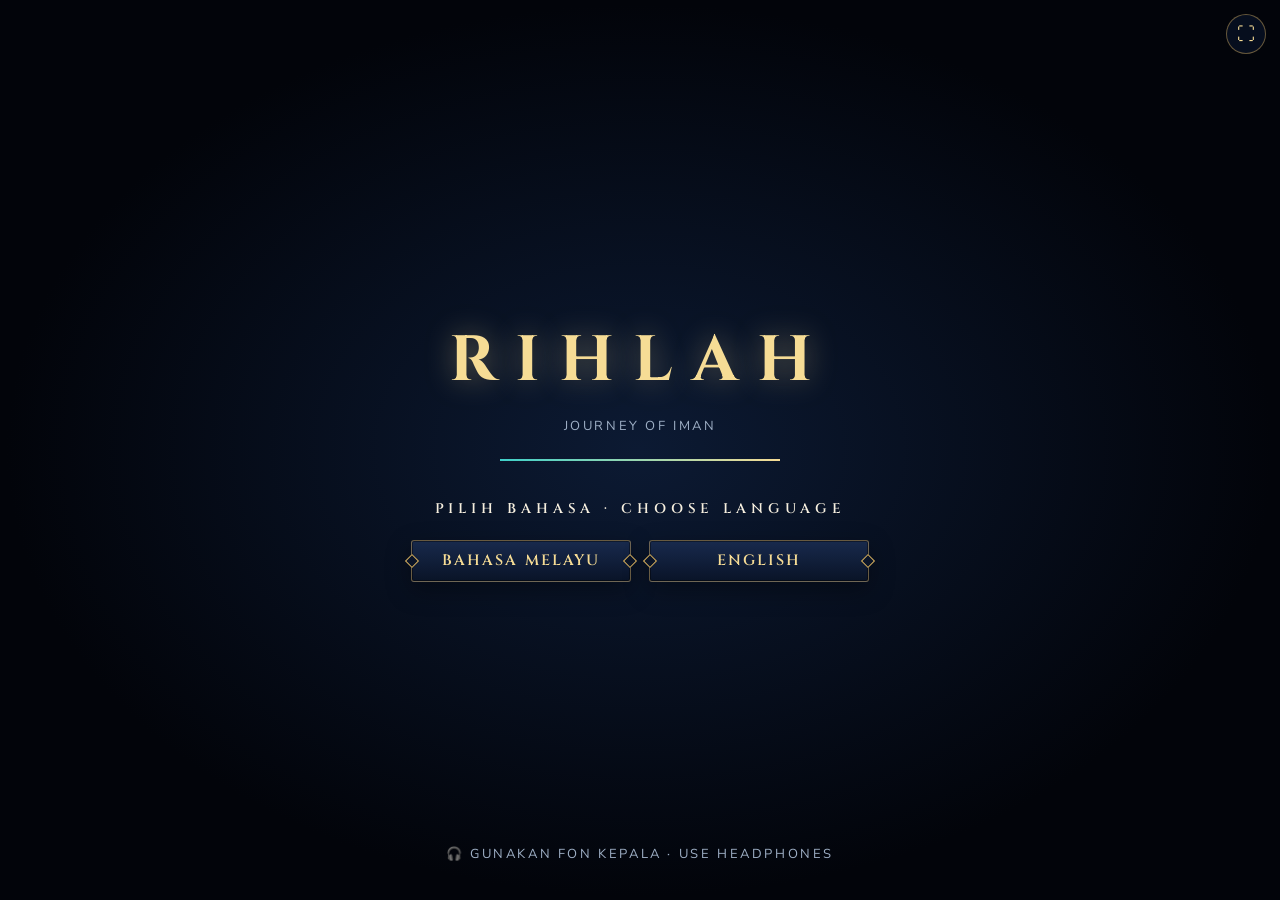
<file: index.html>
<!doctype html><html lang="ms"><head><meta charset="utf-8"><meta name="viewport" content="width=device-width,initial-scale=1,viewport-fit=cover">
<title>RIHLAH: Journey of Iman</title>
<meta name="description" content="Pengembaraan Interaktif Pendidikan Islam Tingkatan 4 — Iqbal Edugame Studio">
<meta name="theme-color" content="#0a1428"><meta name="mobile-web-app-capable" content="yes"><meta name="apple-mobile-web-app-capable" content="yes">
<link rel="preconnect" href="https://fonts.googleapis.com"><link rel="preconnect" href="https://fonts.gstatic.com" crossorigin>
<link href="https://fonts.googleapis.com/css2?family=Cinzel:wght@400;600;700&family=Nunito+Sans:ital,wght@0,400;0,600;0,700;0,800;1,400&display=swap" rel="stylesheet">
<link rel="stylesheet" href="style.css?v=5"></head><body>
<script>window.__ASSETS={};window.__ASSET_V="?v=5";</script>
<script type="module" src="game.js?v=5"></script>
</body></html>
</file>
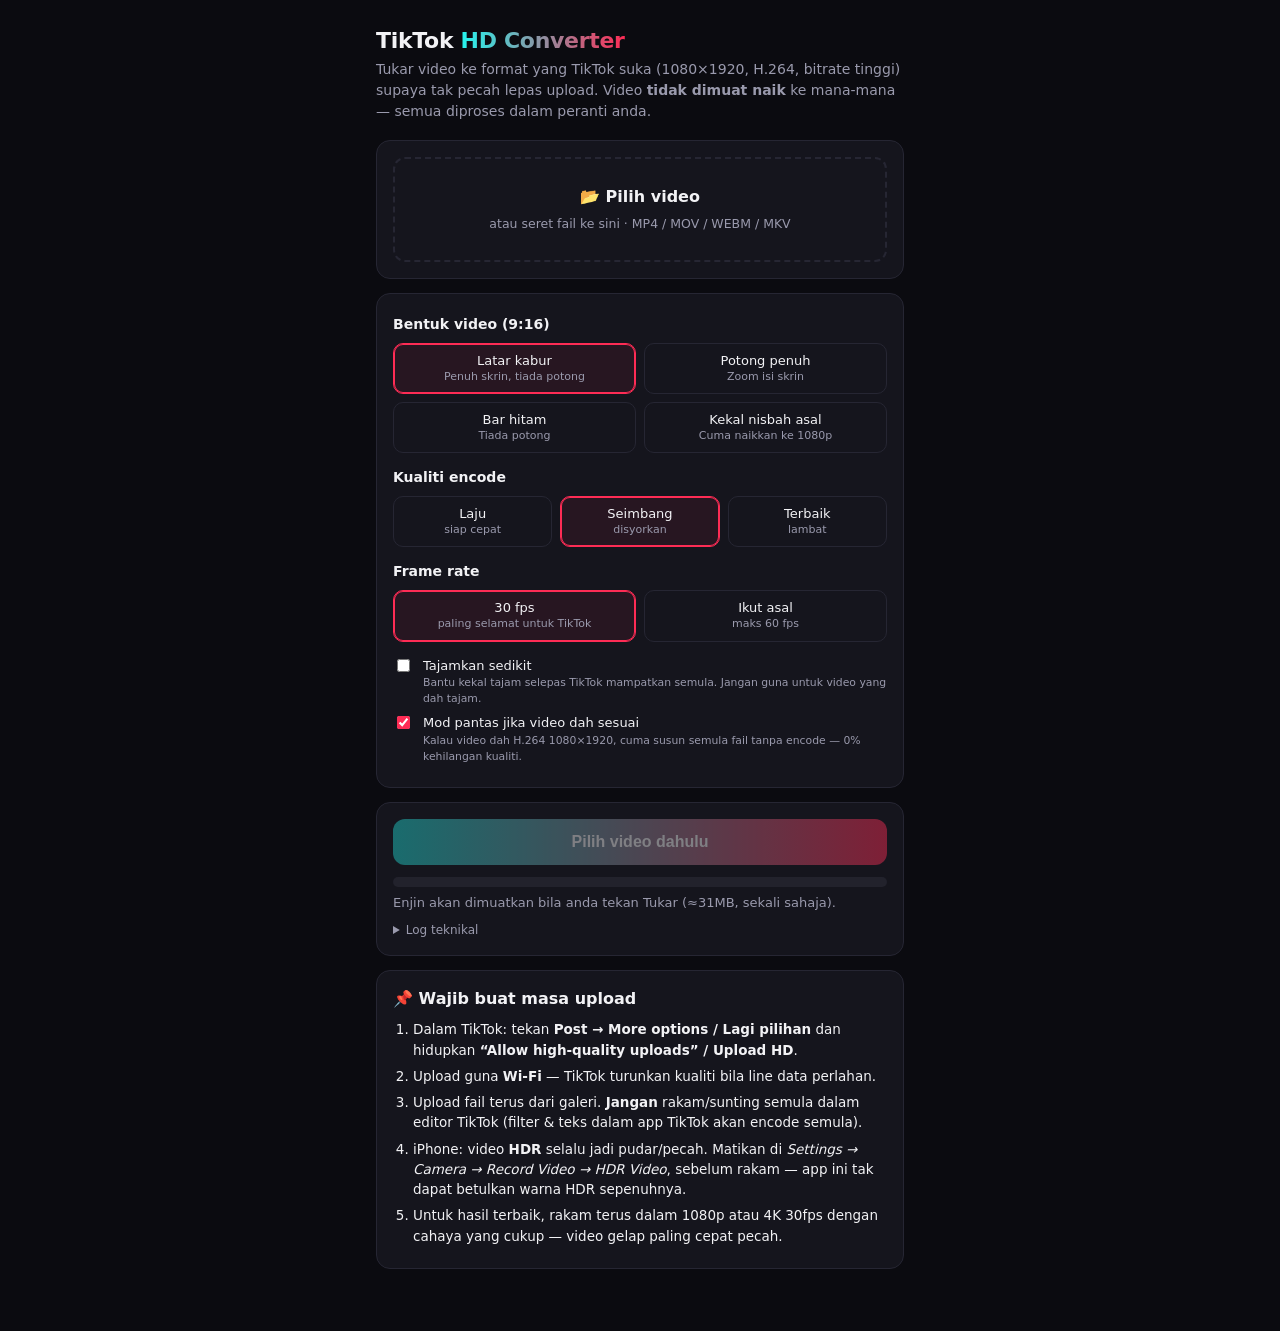
<file: tiktok/index.html>
<!doctype html>
<html lang="ms">
<head>
<meta charset="utf-8">
<meta name="viewport" content="width=device-width,initial-scale=1,viewport-fit=cover">
<title>TikTok HD Converter</title>
<meta name="description" content="Tukar video kepada format terbaik TikTok (1080x1920, H.264, bitrate tinggi) supaya kualiti tak pecah. Semua diproses dalam telefon/komputer anda.">
<meta name="theme-color" content="#0b0b10">
<style>
:root{
  --bg:#0b0b10;--card:#15151d;--line:#262633;--text:#f2f2f5;--muted:#9a9aad;
  --pink:#fe2c55;--cyan:#25f4ee;--ok:#3ddc84;--warn:#ffb020;
}
*{box-sizing:border-box}
html,body{margin:0;background:var(--bg);color:var(--text);font:15px/1.5 system-ui,-apple-system,"Segoe UI",Roboto,sans-serif}
main{max-width:560px;margin:0 auto;padding:20px 16px 48px}
h1{font-size:22px;margin:4px 0 2px;letter-spacing:-.3px}
h1 span{background:linear-gradient(90deg,var(--cyan),var(--pink));-webkit-background-clip:text;background-clip:text;color:transparent}
.sub{color:var(--muted);margin:0 0 18px;font-size:14px}
.card{background:var(--card);border:1px solid var(--line);border-radius:14px;padding:16px;margin-bottom:14px}
.drop{display:flex;flex-direction:column;align-items:center;justify-content:center;gap:6px;border:2px dashed var(--line);border-radius:12px;padding:26px 12px;text-align:center;cursor:pointer;transition:.15s}
.drop:hover,.drop.over{border-color:var(--cyan);background:#25f4ee0d}
.drop b{font-size:16px}
.drop small{color:var(--muted)}
input[type=file]{display:none}
.info{font-size:13px;color:var(--muted);margin-top:10px;word-break:break-all}
.info b{color:var(--text)}
video{width:100%;max-height:420px;border-radius:10px;background:#000;margin-top:10px;display:block}
label.h{display:block;font-weight:700;margin:4px 0 8px;font-size:14px}
.seg{display:grid;grid-template-columns:repeat(2,1fr);gap:8px;margin-bottom:14px}
.seg.three{grid-template-columns:repeat(3,1fr)}
.seg input{display:none}
.seg label{border:1px solid var(--line);border-radius:10px;padding:9px 8px;text-align:center;cursor:pointer;font-size:13px;line-height:1.3}
.seg label small{display:block;color:var(--muted);font-size:11px}
.seg input:checked+label{border-color:var(--pink);background:#fe2c5514;box-shadow:inset 0 0 0 1px var(--pink)}
.chk{display:flex;gap:10px;align-items:flex-start;font-size:13px;margin:6px 0;cursor:pointer}
.chk input{margin-top:3px;accent-color:var(--pink)}
.chk small{color:var(--muted);display:block}
button.go{width:100%;border:0;border-radius:12px;padding:14px;font-size:16px;font-weight:800;color:#fff;cursor:pointer;
  background:linear-gradient(90deg,#1fd6d0,var(--pink));}
button.go:disabled{opacity:.45;cursor:not-allowed}
button.sec{background:transparent;border:1px solid var(--line);color:var(--text);border-radius:10px;padding:10px 14px;font-weight:700;cursor:pointer}
.bar{height:10px;background:#22222c;border-radius:99px;overflow:hidden;margin:12px 0 6px}
.bar i{display:block;height:100%;width:0;background:linear-gradient(90deg,var(--cyan),var(--pink));transition:width .2s}
.status{font-size:13px;color:var(--muted);min-height:20px}
.warn{border-left:3px solid var(--warn);background:#ffb0200f;padding:8px 10px;border-radius:6px;font-size:13px;margin-top:10px}
.okbox{border-left:3px solid var(--ok);background:#3ddc840f;padding:8px 10px;border-radius:6px;font-size:13px;margin-top:10px}
a.dl{display:block;text-align:center;margin-top:12px;padding:14px;border-radius:12px;background:var(--ok);color:#06140b;font-weight:800;text-decoration:none;font-size:16px}
.tips h2{font-size:16px;margin:0 0 8px}
.tips ol{padding-left:20px;margin:0;font-size:13.5px}
.tips li{margin:6px 0}
.hide{display:none!important}
details{font-size:12px;color:var(--muted);margin-top:8px}
pre{white-space:pre-wrap;max-height:180px;overflow:auto;background:#0006;padding:8px;border-radius:8px;font-size:11px}
.row{display:flex;gap:8px;align-items:center;justify-content:space-between;margin-top:8px}
</style>
</head>
<body>
<main>
  <h1>TikTok <span>HD Converter</span></h1>
  <p class="sub">Tukar video ke format yang TikTok suka (1080×1920, H.264, bitrate tinggi) supaya tak pecah lepas upload. Video <b>tidak dimuat naik</b> ke mana-mana — semua diproses dalam peranti anda.</p>

  <section class="card">
    <label class="drop" id="drop" for="file">
      <b>📂 Pilih video</b>
      <small>atau seret fail ke sini · MP4 / MOV / WEBM / MKV</small>
    </label>
    <input type="file" id="file" accept="video/*,.mov,.mkv">
    <div class="info hide" id="info"></div>
    <video id="preview" class="hide" controls playsinline muted></video>
    <div id="srcNote"></div>
  </section>

  <section class="card">
    <label class="h">Bentuk video (9:16)</label>
    <div class="seg" id="modeSeg">
      <input type="radio" name="mode" id="m-blur" value="blur" checked><label for="m-blur">Latar kabur<small>Penuh skrin, tiada potong</small></label>
      <input type="radio" name="mode" id="m-crop" value="crop"><label for="m-crop">Potong penuh<small>Zoom isi skrin</small></label>
      <input type="radio" name="mode" id="m-bar" value="bar"><label for="m-bar">Bar hitam<small>Tiada potong</small></label>
      <input type="radio" name="mode" id="m-keep" value="keep"><label for="m-keep">Kekal nisbah asal<small>Cuma naikkan ke 1080p</small></label>
    </div>

    <label class="h">Kualiti encode</label>
    <div class="seg three">
      <input type="radio" name="q" id="q-fast" value="fast"><label for="q-fast">Laju<small>siap cepat</small></label>
      <input type="radio" name="q" id="q-bal" value="bal" checked><label for="q-bal">Seimbang<small>disyorkan</small></label>
      <input type="radio" name="q" id="q-best" value="best"><label for="q-best">Terbaik<small>lambat</small></label>
    </div>

    <label class="h">Frame rate</label>
    <div class="seg">
      <input type="radio" name="fps" id="f-30" value="30" checked><label for="f-30">30 fps<small>paling selamat untuk TikTok</small></label>
      <input type="radio" name="fps" id="f-src" value="src"><label for="f-src">Ikut asal<small>maks 60 fps</small></label>
    </div>

    <label class="chk"><input type="checkbox" id="sharp"><span>Tajamkan sedikit<small>Bantu kekal tajam selepas TikTok mampatkan semula. Jangan guna untuk video yang dah tajam.</small></span></label>
    <label class="chk"><input type="checkbox" id="remux" checked><span>Mod pantas jika video dah sesuai<small>Kalau video dah H.264 1080×1920, cuma susun semula fail tanpa encode — 0% kehilangan kualiti.</small></span></label>
  </section>

  <section class="card">
    <button class="go" id="go" disabled>Pilih video dahulu</button>
    <div class="bar"><i id="prog"></i></div>
    <div class="status" id="status">Enjin akan dimuatkan bila anda tekan Tukar (≈31MB, sekali sahaja).</div>
    <div class="row hide" id="cancelRow"><span></span><button class="sec" id="cancel">Batal</button></div>
    <div id="result" class="hide">
      <video id="outVideo" controls playsinline></video>
      <div class="info" id="outInfo"></div>
      <a class="dl" id="dl" download>⬇️ Simpan video</a>
    </div>
    <details><summary>Log teknikal</summary><pre id="log"></pre></details>
  </section>

  <section class="card tips">
    <h2>📌 Wajib buat masa upload</h2>
    <ol>
      <li>Dalam TikTok: tekan <b>Post → More options / Lagi pilihan</b> dan hidupkan <b>“Allow high-quality uploads” / Upload HD</b>.</li>
      <li>Upload guna <b>Wi-Fi</b> — TikTok turunkan kualiti bila line data perlahan.</li>
      <li>Upload fail terus dari galeri. <b>Jangan</b> rakam/sunting semula dalam editor TikTok (filter & teks dalam app TikTok akan encode semula).</li>
      <li>iPhone: video <b>HDR</b> selalu jadi pudar/pecah. Matikan di <i>Settings → Camera → Record Video → HDR Video</i>, sebelum rakam — app ini tak dapat betulkan warna HDR sepenuhnya.</li>
      <li>Untuk hasil terbaik, rakam terus dalam 1080p atau 4K 30fps dengan cahaya yang cukup — video gelap paling cepat pecah.</li>
    </ol>
  </section>
</main>

<script type="module">
import { FFmpeg } from "./lib/ffmpeg/index.js";

const $ = (id) => document.getElementById(id);
const W = 1080, H = 1920;

let file = null, meta = null, ffmpeg = null, loaded = false, running = false, outURL = null, srcURL = null;

// ---------- File picking ----------
$("file").addEventListener("change", (e) => e.target.files[0] && pick(e.target.files[0]));
const drop = $("drop");
["dragenter", "dragover"].forEach((t) => drop.addEventListener(t, (e) => { e.preventDefault(); drop.classList.add("over"); }));
["dragleave", "drop"].forEach((t) => drop.addEventListener(t, (e) => { e.preventDefault(); drop.classList.remove("over"); }));
drop.addEventListener("drop", (e) => e.dataTransfer.files[0] && pick(e.dataTransfer.files[0]));

function fmtSize(b) { return b > 1e9 ? (b / 1e9).toFixed(2) + " GB" : (b / 1e6).toFixed(1) + " MB"; }
function fmtTime(s) { s = Math.round(s); return Math.floor(s / 60) + ":" + String(s % 60).padStart(2, "0"); }

function pick(f) {
  if (running) return;
  file = f; meta = null;
  if (srcURL) URL.revokeObjectURL(srcURL);
  srcURL = URL.createObjectURL(f);
  const v = $("preview");
  v.src = srcURL; v.classList.remove("hide");
  $("result").classList.add("hide");
  $("srcNote").innerHTML = "";
  $("info").classList.remove("hide");
  $("info").innerHTML = `<b>${f.name}</b> · ${fmtSize(f.size)}`;
  v.onloadedmetadata = () => {
    meta = { w: v.videoWidth, h: v.videoHeight, dur: v.duration };
    const orient = meta.w > meta.h ? "landskap" : meta.w < meta.h ? "potret" : "segi empat";
    $("info").innerHTML = `<b>${f.name}</b> · ${fmtSize(f.size)} · ${meta.w}×${meta.h} (${orient}) · ${fmtTime(meta.dur)}`;
    if (meta.w > meta.h) $("m-blur").checked = true;
  };
  v.onerror = () => { meta = null; $("info").innerHTML += "<br>Pratonton tak dapat dimainkan dalam pelayar, tapi masih boleh cuba tukar."; };
  if (f.size > 1.5e9) {
    $("srcNote").innerHTML = `<div class="warn">Fail sangat besar (${fmtSize(f.size)}). Pelayar mungkin kehabisan memori. Cuba potong video dahulu atau guna komputer.</div>`;
  }
  $("go").disabled = false;
  $("go").textContent = "Tukar untuk TikTok";
}

// ---------- Engine ----------
const logEl = $("log");
let logBuf = [];
function log(s) { logBuf.push(s); if (logBuf.length > 400) logBuf.shift(); }
setInterval(() => { if (logBuf.length) { logEl.textContent = logBuf.join("\n"); logEl.scrollTop = 1e9; } }, 500);

function setProg(p) { $("prog").style.width = Math.max(0, Math.min(100, p * 100)).toFixed(1) + "%"; }
function setStatus(s) { $("status").textContent = s; }

async function loadEngine() {
  if (loaded) return;
  ffmpeg = new FFmpeg();
  ffmpeg.on("log", ({ message }) => { log(message); onLogLine(message); });
  setStatus("Memuatkan enjin video (≈31MB, sekali sahaja)…");
  const base = new URL("./lib/core/", location.href).href;
  await ffmpeg.load({ coreURL: base + "ffmpeg-core.js", wasmURL: base + "ffmpeg-core.wasm" });
  loaded = true;
}

// Progress parsed from ffmpeg's own "time=" log lines (more reliable than the progress event).
let curDur = 0, t0 = 0;
function onLogLine(m) {
  const mt = /time=\s*(\d+):(\d+):([\d.]+)/.exec(m);
  if (mt && curDur > 0) {
    const t = (+mt[1]) * 3600 + (+mt[2]) * 60 + parseFloat(mt[3]);
    const p = Math.min(1, t / curDur);
    setProg(p);
    const el = (performance.now() - t0) / 1000;
    const eta = p > 0.02 ? el / p - el : 0;
    setStatus(`Menukar… ${(p * 100).toFixed(0)}%` + (eta ? ` · baki ≈ ${fmtTime(eta)}` : ""));
  }
}

// ---------- Probe source ----------
async function probe() {
  const lines = [];
  const h = ({ message }) => lines.push(message);
  ffmpeg.on("log", h);
  try { await ffmpeg.exec(["-hide_banner", "-i", "/in/" + file.name]); } catch {}
  ffmpeg.off("log", h);
  const txt = lines.join("\n");
  const vLine = (txt.match(/Stream #\d+:\d+.*Video:.*$/m) || [""])[0];
  const info = {
    codec: (vLine.match(/Video:\s*(\w+)/) || [])[1] || "",
    pix: (vLine.match(/\b(yuv\w+|yuvj\w+|p010\w*)\b/) || [])[1] || "",
    hdr: /bt2020|smpte2084|arib-std-b67|p010|10le/.test(vLine),
    fps: parseFloat((vLine.match(/([\d.]+)\s*fps/) || [])[1] || "0"),
    hasAudio: /Stream #\d+:\d+.*Audio:/.test(txt),
    audioCodec: ((txt.match(/Audio:\s*(\w+)/) || [])[1]) || "",
    dur: 0,
  };
  const d = txt.match(/Duration:\s*(\d+):(\d+):([\d.]+)/);
  if (d) info.dur = (+d[1]) * 3600 + (+d[2]) * 60 + parseFloat(d[3]);
  return info;
}

// ---------- Build filter ----------
function buildFilter(mode, fpsOpt, sharp, srcFps, srcW, srcH) {
  const pre = [];
  if (fpsOpt === "30" && (!srcFps || srcFps > 30.5)) pre.push("fps=30");
  else if (srcFps > 60.5) pre.push("fps=60");
  const pre_ = pre.length ? pre.join(",") + "," : "";
  const post = (sharp ? ",unsharp=5:5:0.45:5:5:0" : "") + ",format=yuv420p";
  const L = "flags=lanczos";
  if (mode === "blur") {
    return `[0:v]${pre_}split=2[a][b];` +
      `[a]scale=270:480:force_original_aspect_ratio=increase,crop=270:480,boxblur=12:3,scale=${W}:${H},setsar=1[bg];` +
      `[b]scale=${W}:${H}:force_original_aspect_ratio=decrease:force_divisible_by=2:${L},setsar=1[fg];` +
      `[bg][fg]overlay=(W-w)/2:(H-h)/2${post}[v]`;
  }
  if (mode === "crop") {
    return `[0:v]${pre_}scale=${W}:${H}:force_original_aspect_ratio=increase:${L},crop=${W}:${H},setsar=1${post}[v]`;
  }
  if (mode === "bar") {
    return `[0:v]${pre_}scale=${W}:${H}:force_original_aspect_ratio=decrease:force_divisible_by=2:${L},pad=${W}:${H}:(ow-iw)/2:(oh-ih)/2:black,setsar=1${post}[v]`;
  }
  // keep: short side → 1080
  const sc = (srcW && srcH && srcW > srcH) ? `-2:${W}` : `${W}:-2`;
  return `[0:v]${pre_}scale=${sc}:${L},setsar=1${post}[v]`;
}

const Q = {
  fast: { preset: "ultrafast", crf: "19" },
  bal:  { preset: "veryfast",  crf: "18" },
  best: { preset: "medium",    crf: "17" },
};

// ---------- Convert ----------
$("go").addEventListener("click", convert);
$("cancel").addEventListener("click", () => {
  if (!running || !ffmpeg) return;
  ffmpeg.terminate(); loaded = false; running = false;
  setStatus("Dibatalkan."); setProg(0); uiIdle();
});

function uiBusy() { running = true; $("go").disabled = true; $("go").textContent = "Sedang menukar…"; $("cancelRow").classList.remove("hide"); }
function uiIdle() { running = false; $("go").disabled = !file; $("go").textContent = "Tukar untuk TikTok"; $("cancelRow").classList.add("hide"); }

async function convert() {
  if (!file || running) return;
  uiBusy();
  $("result").classList.add("hide");
  setProg(0);
  const mounted = [];
  try {
    await loadEngine();
    setStatus("Membaca video…");
    try { await ffmpeg.createDir("/in"); } catch {}
    await ffmpeg.mount("WORKERFS", { files: [file] }, "/in");
    mounted.push("/in");
    const src = await probe();
    curDur = src.dur || meta?.dur || 0;
    const mode = document.querySelector("input[name=mode]:checked").value;
    const fpsOpt = document.querySelector("input[name=fps]:checked").value;
    const sharp = $("sharp").checked;
    const q = Q[document.querySelector("input[name=q]:checked").value];

    const sw = meta?.w || 0, sh = meta?.h || 0;
    const canRemux = $("remux").checked && src.codec === "h264" && /^yuvj?420p$/.test(src.pix) && !src.hdr &&
      sw === W && sh === H && (!src.fps || src.fps <= (fpsOpt === "30" ? 30.5 : 60.5)) && !sharp &&
      (!src.hasAudio || src.audioCodec === "aac");

    let args;
    const out = "out.mp4";
    if (canRemux) {
      args = ["-i", "/in/" + file.name, "-map", "0:v:0", "-map", "0:a:0?", "-c", "copy", "-movflags", "+faststart", out];
    } else {
      const vf = buildFilter(mode, fpsOpt, sharp, src.fps, sw, sh);
      args = ["-i", "/in/" + file.name,
        "-filter_complex", vf, "-map", "[v]", "-map", "0:a:0?",
        "-c:v", "libx264", "-preset", q.preset, "-crf", q.crf,
        "-maxrate", "16M", "-bufsize", "32M",
        "-profile:v", "high", "-level:v", "4.2", "-pix_fmt", "yuv420p",
        "-color_primaries", "bt709", "-color_trc", "bt709", "-colorspace", "bt709",
        "-g", "60", "-bf", "2",
        "-c:a", "aac", "-b:a", "192k", "-ar", "48000", "-ac", "2",
        "-movflags", "+faststart", out];
    }
    log("> ffmpeg " + args.join(" "));
    t0 = performance.now();
    setStatus(canRemux ? "Video dah sesuai — mod pantas tanpa encode…" : "Menukar… 0%");
    const ret = await ffmpeg.exec(args);
    if (ret !== 0) throw new Error("ffmpeg gagal (kod " + ret + "). Lihat log teknikal.");
    const data = await ffmpeg.readFile(out);
    await ffmpeg.deleteFile(out);
    const blob = new Blob([data.buffer], { type: "video/mp4" });
    if (outURL) URL.revokeObjectURL(outURL);
    outURL = URL.createObjectURL(blob);
    $("outVideo").src = outURL;
    const name = file.name.replace(/\.[^.]+$/, "") + "_tiktokHD.mp4";
    $("dl").href = outURL; $("dl").download = name;
    const took = (performance.now() - t0) / 1000;
    const kbps = curDur ? Math.round(blob.size * 8 / curDur / 1000) : 0;
    $("outInfo").innerHTML = `<b>${name}</b> · ${fmtSize(blob.size)}` + (kbps ? ` · ≈${(kbps / 1000).toFixed(1)} Mbps` : "") +
      ` · siap dalam ${fmtTime(took)}` +
      (canRemux ? `<div class="okbox">Video asal dah format terbaik — disalin terus tanpa kehilangan kualiti (cuma dioptimumkan untuk upload).</div>` : "") +
      (src.hdr && !canRemux ? `<div class="warn">Video asal HDR — warna mungkin nampak pudar selepas ditukar. Untuk hasil terbaik matikan HDR Video semasa rakam.</div>` : "");
    $("result").classList.remove("hide");
    setProg(1);
    setStatus("✅ Siap! Simpan video, kemudian upload ke TikTok dengan Upload HD dihidupkan.");
  } catch (e) {
    console.error(e);
    if (running) {
      setStatus("❌ " + (e?.message || e) + (String(e).includes("memory") ? " — fail terlalu besar untuk pelayar ini." : ""));
    }
  } finally {
    if (loaded) for (const m of mounted) { try { await ffmpeg.unmount(m); } catch {} }
    if (running) uiIdle();
  }
}
</script>
</body>
</html>
</file>
<file: style.css>
:root{--navy:#0a1428;--navy2:#101f3d;--emerald:#1fae86;--emerald2:#3fffb0;--gold:#d9b25f;--gold2:#f6dc95;--turq:#3fd0c9;--ivory:#f6efdf;--ink:#e9e3d2;--muted:#9fb0c6;--danger:#ff7a6b;--panel:rgba(9,18,38,.86);--line:rgba(217,178,95,.45);--serif:"Cinzel","Trajan Pro",Georgia,serif;--sans:"Nunito Sans","Segoe UI",system-ui,sans-serif}*{box-sizing:border-box}html,body{margin:0;height:100%;background:#03060f;color:var(--ink);font-family:var(--sans);overflow:hidden;user-select:none;-webkit-user-select:none}#gl{position:fixed;inset:0;width:100%;height:100%;display:block}.layer{position:fixed;inset:0}.hidden{display:none!important}button{font-family:inherit}.btn{position:relative;display:inline-flex;align-items:center;justify-content:center;gap:.5em;min-width:220px;padding:.8em 1.6em;font:600 15px/1.1 var(--serif);letter-spacing:.14em;text-transform:uppercase;color:var(--gold2);background:linear-gradient(180deg,#1a2c50eb,#0a1428eb);border:1px solid var(--line);border-radius:3px;cursor:pointer;transition:all .2s;box-shadow:0 0 0 1px #0006 inset,0 8px 24px #00000059}.btn:before,.btn:after{content:"";position:absolute;top:50%;width:8px;height:8px;border:1px solid var(--gold);transform:translateY(-50%) rotate(45deg);background:var(--navy);transition:.2s}.btn:before{left:-5px}.btn:after{right:-5px}.btn:hover,.btn:focus-visible{color:#fff;border-color:var(--gold2);background:linear-gradient(180deg,#28466ef2,#0e1e3af2);box-shadow:0 0 22px #f6dc9540;outline:none}.btn:hover:before,.btn:hover:after{background:var(--gold2)}.btn.small{min-width:0;padding:.55em 1.1em;font-size:12px}.btn.primary{background:linear-gradient(180deg,#2c6a5e,#123f3a);color:#fff}.btn:disabled{opacity:.4;cursor:not-allowed}.icon-btn{width:46px;height:46px;border-radius:50%;border:1px solid var(--line);background:#091226cc;color:var(--gold2);font:600 13px var(--serif);cursor:pointer;display:grid;place-items:center;transition:.2s}.icon-btn:hover{border-color:var(--gold2);box-shadow:0 0 14px #f6dc9559}.icon-btn small{position:absolute;bottom:-16px;font:600 9px var(--sans);color:var(--muted);letter-spacing:.06em}#boot{display:grid;place-items:center;background:radial-gradient(ellipse at center,#0c1a33,#02040a 70%);cursor:pointer;z-index:50}#boot .inner{text-align:center}#boot h1{font:700 64px var(--serif);letter-spacing:.3em;margin:0;color:var(--gold2);text-shadow:0 0 30px rgba(246,220,149,.4)}#boot p{color:var(--muted);letter-spacing:.2em;font-size:13px;text-transform:uppercase}#boot .press{margin-top:38px;font:600 14px var(--serif);color:var(--ivory);letter-spacing:.35em;animation:pulse 2s infinite}.loadbar{width:280px;height:2px;background:#ffffff1a;margin:24px auto 0;overflow:hidden}.loadbar i{display:block;height:100%;width:0;background:linear-gradient(90deg,var(--turq),var(--gold2));transition:width .2s}@keyframes pulse{0%,to{opacity:.35}50%{opacity:1}}.cine{background:#000;z-index:40;overflow:hidden}.cine .bg{position:absolute;inset:-4%;background-size:cover;background-position:center;opacity:0;transform:scale(1.08);transition:opacity 1.6s ease,transform 14s linear}.cine.on .bg{opacity:1;transform:scale(1)}.cine .sweep{position:absolute;inset:0;background:linear-gradient(105deg,transparent 40%,rgba(255,230,170,.35) 50%,transparent 60%);transform:translate(-120%);pointer-events:none}.cine.on .sweep{animation:sweep 2.6s 1.6s ease-in-out forwards}@keyframes sweep{to{transform:translate(120%)}}.cine .vignette{position:absolute;inset:0;background:radial-gradient(ellipse at center,transparent 50%,rgba(0,0,0,.75) 100%);pointer-events:none}.cine canvas{position:absolute;inset:0;width:100%;height:100%;pointer-events:none}.letterbox:before,.letterbox:after{content:"";position:absolute;left:0;right:0;height:9vh;background:#000;z-index:3}.letterbox:before{top:0}.letterbox:after{bottom:0}.skip{position:absolute;right:28px;bottom:calc(9vh + 18px);z-index:5;font:600 11px var(--serif);letter-spacing:.25em;color:#ffffffb3;background:#00000059;border:1px solid rgba(255,255,255,.25);padding:.6em 1.2em;cursor:pointer}.skip:hover{color:#fff;border-color:var(--gold2)}.subtitle{position:absolute;left:50%;bottom:calc(9vh + 70px);transform:translate(-50%);width:min(900px,90vw);text-align:center;font:italic 400 24px/1.45 Georgia,serif;color:#fff6dc;text-shadow:0 2px 12px #000,0 0 30px rgba(0,0,0,.8);z-index:4;opacity:0;transition:opacity .6s}.subtitle.on{opacity:1}.subtitle b{display:block;font:600 12px var(--serif);letter-spacing:.3em;color:var(--gold);font-style:normal;margin-bottom:6px}#menu{z-index:30;background:#000}#menu .bg{position:absolute;inset:0;background-size:cover;background-position:center top;animation:kb 40s ease-in-out infinite alternate}@keyframes kb{0%{transform:scale(1.02)}to{transform:scale(1.1) translateY(-1%)}}#menu .shade{position:absolute;inset:0;background:linear-gradient(180deg,transparent 45%,rgba(3,8,20,.85) 78%,#02050c 100%)}#menu .sub{position:absolute;top:64%;left:0;right:0;text-align:center;font:600 13px var(--serif);letter-spacing:.32em;color:var(--gold2);text-shadow:0 2px 10px #000;text-transform:uppercase}#menu .items{position:absolute;left:50%;top:70%;transform:translate(-50%);display:flex;flex-direction:column;gap:12px;align-items:center}#menu .foot{position:absolute;bottom:14px;left:0;right:0;text-align:center;font-size:11px;color:#ffffff8c;letter-spacing:.12em}#menu .saveinfo{font:12px var(--sans);color:var(--muted);margin-top:-6px;letter-spacing:.05em}.modal{z-index:35;display:grid;place-items:center;background:#02050c8c;backdrop-filter:blur(3px)}.panel{position:relative;background:var(--panel);border:1px solid var(--line);border-radius:4px;box-shadow:0 30px 80px #0009,0 0 0 1px #00000080 inset;padding:28px 32px;max-width:min(920px,94vw);max-height:90vh;overflow:auto;animation:pop .35s cubic-bezier(.2,1.3,.4,1)}.panel:before{content:"";position:absolute;inset:6px;border:1px solid rgba(217,178,95,.18);pointer-events:none;border-radius:2px}.panel h2{font:700 22px var(--serif);letter-spacing:.16em;color:var(--gold2);margin:0 0 4px;text-transform:uppercase}.panel h3{font:600 14px var(--serif);letter-spacing:.14em;color:var(--turq);margin:20px 0 8px;text-transform:uppercase}.panel .kicker{font:600 11px var(--serif);letter-spacing:.3em;color:var(--turq);text-transform:uppercase}.panel .close{position:absolute;right:14px;top:12px;background:none;border:0;color:var(--muted);font-size:22px;cursor:pointer}.panel .close:hover{color:#fff}@keyframes pop{0%{transform:scale(.94);opacity:0}to{transform:none;opacity:1}}.orn{height:14px;margin:10px 0 16px;background:linear-gradient(90deg,transparent,var(--gold) 20%,var(--gold) 80%,transparent) center/100% 1px no-repeat;position:relative}.orn:after{content:"\2726";position:absolute;left:50%;top:50%;transform:translate(-50%,-52%);color:var(--gold2);background:var(--navy2);padding:0 8px;font-size:12px}.row{display:flex;gap:12px;flex-wrap:wrap;align-items:center}#select{z-index:20;pointer-events:none}#select>*{pointer-events:auto}#select .title{position:absolute;top:4vh;left:0;right:0;text-align:center;pointer-events:none}#select .title h1{font:700 34px var(--serif);letter-spacing:.24em;margin:0;color:var(--gold2);text-shadow:0 0 20px rgba(0,0,0,.8)}#select .title p{margin:6px 0 0;color:var(--muted);letter-spacing:.2em;font-size:12px;text-transform:uppercase}.charcard{position:absolute;top:22vh;width:min(320px,26vw);padding:20px 22px;background:linear-gradient(180deg,#091226d1,#09122699);border:1px solid var(--line);transition:.3s;cursor:pointer}.charcard.left{left:4vw}.charcard.right{right:4vw}.charcard h2{font:700 30px var(--serif);letter-spacing:.2em;margin:0;color:var(--ivory)}.charcard .role{font:600 11px var(--serif);letter-spacing:.25em;color:var(--turq);text-transform:uppercase}.charcard p{font-size:14px;line-height:1.55;color:#cfd8e6}.charcard .traits{display:flex;flex-wrap:wrap;gap:6px}.charcard .traits span{font-size:11px;padding:4px 9px;border:1px solid rgba(63,208,201,.4);color:#bdf3ee;border-radius:20px}.charcard.sel{border-color:var(--gold2);box-shadow:0 0 40px #f6dc9540;background:linear-gradient(180deg,#1e3050e6,#091226b3)}.charcard.sel h2{color:var(--gold2)}.selbar{position:absolute;left:50%;bottom:5vh;transform:translate(-50%);display:flex;flex-direction:column;align-items:center;gap:12px;padding:18px 26px;background:var(--panel);border:1px solid var(--line)}.selbar label{font:600 11px var(--serif);letter-spacing:.25em;color:var(--turq);text-transform:uppercase}.selbar input{width:300px;padding:.7em 1em;font:600 18px var(--sans);text-align:center;color:#fff;background:#00000059;border:1px solid var(--line);outline:none;border-radius:2px}.selbar input:focus{border-color:var(--gold2)}.seg{display:flex;border:1px solid var(--line)}.seg button{background:transparent;border:0;color:var(--muted);padding:.55em 1em;font:600 12px var(--sans);cursor:pointer;letter-spacing:.05em}.seg button.on{background:#d9b25f33;color:var(--gold2)}.seg+small{color:var(--muted);font-size:11px}#hud{z-index:10;pointer-events:none}#hud>*{pointer-events:auto}.prof{position:absolute;left:18px;top:16px;display:flex;gap:12px;align-items:center;padding:8px 16px 8px 8px;background:linear-gradient(90deg,#091226d9,#09122659);border-left:2px solid var(--gold)}.portrait{width:58px;height:58px;border-radius:50%;background-size:cover;background-position:center 12%;border:2px solid var(--frame,#b98a5a);box-shadow:0 0 0 3px #00000080,0 0 18px var(--frameglow,transparent)}.prof .nm{font:700 15px var(--serif);letter-spacing:.1em;color:var(--ivory)}.prof .rk{font:600 10px var(--serif);letter-spacing:.2em;color:var(--turq);text-transform:uppercase}.xpbar{margin-top:6px;width:190px;height:6px;background:#ffffff1a;border-radius:3px;overflow:hidden;position:relative}.xpbar i{position:absolute;inset:0 auto 0 0;background:linear-gradient(90deg,var(--emerald),var(--gold2));transition:width .6s}.prof .lv{font:600 11px var(--sans);color:var(--muted);margin-top:3px}.coins{position:absolute;right:18px;top:18px;display:flex;gap:10px;align-items:center}.pill{padding:7px 14px;background:#091226cc;border:1px solid var(--line);border-radius:20px;font:700 13px var(--sans);color:var(--gold2);display:flex;gap:7px;align-items:center}.pill .c{width:14px;height:14px;border-radius:50%;background:radial-gradient(circle at 35% 35%,#fff3c4,#d9a441 60%,#8a5a12);box-shadow:0 0 8px #ffc85a99}.region{position:absolute;left:50%;top:14px;transform:translate(-50%);text-align:center;pointer-events:none}.region .n{font:700 14px var(--serif);letter-spacing:.32em;color:var(--gold2);text-transform:uppercase;text-shadow:0 2px 8px #000}.region .l{font:600 10px var(--sans);letter-spacing:.18em;color:var(--muted)}.compass{margin:6px auto 0;width:220px;height:22px;position:relative;border-bottom:1px solid rgba(217,178,95,.4);overflow:hidden}.compass .tick{position:absolute;bottom:0;width:1px;height:6px;background:#d9b25f80}.compass .obj{position:absolute;top:0;width:14px;height:14px;transform:translate(-50%) rotate(45deg);background:var(--gold2);box-shadow:0 0 10px var(--gold2);transition:left .1s}.compass .dist{position:absolute;right:0;top:0;font:600 9px var(--sans);color:var(--muted)}.tracker{position:absolute;right:18px;top:66px;width:300px;padding:12px 16px;background:linear-gradient(270deg,#091226d9,#0912264d);border-right:2px solid var(--turq)}.tracker .k{font:600 10px var(--serif);letter-spacing:.25em;color:var(--turq);text-transform:uppercase}.tracker .t{font:700 15px var(--serif);color:var(--ivory);margin:3px 0;letter-spacing:.04em}.tracker .d{font-size:13px;color:#c9d3e2;line-height:1.4}.tracker .sub{font-size:12px;color:var(--gold2);margin-top:6px}.dock{position:absolute;right:18px;bottom:22px;display:flex;gap:10px}.dock .icon-btn{position:relative}.prompt{position:absolute;left:50%;bottom:16vh;transform:translate(-50%);padding:10px 20px;background:#091226d9;border:1px solid var(--line);font:600 15px var(--sans);color:#fff;display:flex;gap:10px;align-items:center;animation:pop .25s}.key{display:inline-grid;place-items:center;min-width:26px;height:26px;padding:0 6px;border:1px solid var(--gold2);border-radius:4px;font:700 13px var(--sans);color:var(--gold2);box-shadow:0 2px 0 var(--gold)}.toasts{position:absolute;left:50%;top:92px;transform:translate(-50%);display:flex;flex-direction:column;gap:8px;align-items:center;pointer-events:none}.toast{padding:10px 22px;background:linear-gradient(90deg,transparent,rgba(9,18,38,.92) 15%,rgba(9,18,38,.92) 85%,transparent);font:600 14px var(--sans);color:var(--ivory);text-align:center;animation:toast 3.4s forwards;min-width:360px}.toast b{color:var(--gold2)}.toast.ach{border-top:1px solid var(--gold);border-bottom:1px solid var(--gold)}.toast .k{display:block;font:600 10px var(--serif);letter-spacing:.3em;color:var(--turq)}@keyframes toast{0%{opacity:0;transform:translateY(-10px)}10%,85%{opacity:1;transform:none}to{opacity:0}}.xpfloat{position:absolute;font:800 18px var(--sans);color:var(--gold2);text-shadow:0 0 10px rgba(246,220,149,.7),0 2px 4px #000;pointer-events:none;animation:xpf 1.6s forwards}@keyframes xpf{0%{opacity:0;transform:translateY(10px)}20%{opacity:1}to{opacity:0;transform:translateY(-50px)}}.ctrlhint{position:absolute;left:18px;bottom:20px;font-size:12px;color:var(--muted);line-height:1.9;background:#09122699;padding:8px 14px;border-left:2px solid var(--line)}.ctrlhint .key{min-width:20px;height:20px;font-size:11px;margin-right:4px}#dlg{z-index:25;pointer-events:none}.dlgbox{position:absolute;left:50%;bottom:4vh;transform:translate(-50%);width:min(980px,94vw);min-height:150px;display:flex;gap:20px;padding:20px 26px 22px;background:linear-gradient(180deg,#091226f0,#060c1af7);border:1px solid var(--line);pointer-events:auto;animation:pop .3s}.dlgbox:before{content:"";position:absolute;inset:5px;border:1px solid rgba(217,178,95,.15);pointer-events:none}.dlgport{flex:none;width:96px;height:96px;border-radius:50%;border:2px solid var(--gold);display:grid;place-items:center;font:700 30px var(--serif);color:var(--gold2);background-size:cover;background-position:center 15%}.dlgname{font:700 16px var(--serif);letter-spacing:.18em;color:var(--gold2);text-transform:uppercase}.dlgname small{font:600 10px var(--sans);letter-spacing:.15em;color:var(--turq);margin-left:10px}.dlgtext{font:400 19px/1.55 var(--sans);color:#f3eee0;margin-top:8px;min-height:60px}.dlgnext{position:absolute;right:22px;bottom:12px;font:600 11px var(--serif);letter-spacing:.2em;color:var(--muted);animation:pulse 1.6s infinite}.choices{display:flex;flex-direction:column;gap:8px;margin-top:12px}.choice{text-align:left;padding:11px 16px;background:#ffffff0a;border:1px solid rgba(217,178,95,.3);color:#f3eee0;font:600 15px var(--sans);cursor:pointer;transition:.15s;border-radius:2px}.choice:hover{background:#d9b25f1f;border-color:var(--gold2)}#chal{z-index:28}.chal{width:min(860px,94vw)}.chal.dock-right{position:absolute;right:2vw;top:50%;transform:translateY(-50%);width:min(560px,46vw);max-height:92vh}.chal .qtype{display:flex;justify-content:space-between;align-items:center}.chal .q{font:600 20px/1.45 var(--sans);color:#fff;margin:14px 0 18px}.opts{display:grid;gap:10px}.opt{display:flex;gap:14px;align-items:center;text-align:left;padding:14px 16px;background:#ffffff0a;border:1px solid rgba(217,178,95,.28);color:#eef;font:600 16px/1.35 var(--sans);cursor:pointer;transition:.15s;border-radius:3px}.opt .l{flex:none;width:30px;height:30px;display:grid;place-items:center;border:1px solid var(--gold);transform:rotate(45deg);font:700 13px var(--serif);color:var(--gold2)}.opt .l span{transform:rotate(-45deg)}.opt:hover:not(:disabled){background:#3fd0c91a;border-color:var(--turq)}.opt.ok{background:#1fae8640;border-color:var(--emerald2);color:#fff}.opt.bad{background:#ff7a6b26;border-color:var(--danger);animation:shake .4s}.opt:disabled{cursor:default}@keyframes shake{25%{transform:translate(-6px)}75%{transform:translate(6px)}}.feedback{margin-top:16px;padding:14px 16px;border-left:3px solid var(--emerald2);background:#1fae861a;font-size:15px;line-height:1.5;animation:pop .3s}.feedback.bad{border-color:var(--danger);background:#ff7a6b14}.feedback b{font:700 13px var(--serif);letter-spacing:.15em;display:block;margin-bottom:4px;color:var(--emerald2)}.feedback.bad b{color:var(--danger)}.hintbox{margin-top:12px;padding:10px 14px;border:1px dashed rgba(63,208,201,.5);color:#bdf3ee;font-size:14px;display:flex;gap:10px;align-items:center}.nuridot{flex:none;width:22px;height:22px;border-radius:50%;background:radial-gradient(circle at 40% 35%,#fff,#5ff5e6 45%,#127a74);box-shadow:0 0 12px #5ff5e6}.chalfoot{display:flex;justify-content:space-between;align-items:center;margin-top:18px;gap:10px}.timer{height:4px;background:#ffffff1a;margin-top:10px;overflow:hidden}.timer i{display:block;height:100%;background:linear-gradient(90deg,var(--gold2),var(--danger));transition:width 1s linear}.progress-dots{display:flex;gap:6px}.progress-dots i{width:10px;height:10px;transform:rotate(45deg);border:1px solid var(--gold);display:block}.progress-dots i.on{background:var(--gold2)}.flow{display:flex;flex-direction:row-reverse;gap:8px;align-items:center;justify-content:center;flex-wrap:wrap;margin:10px 0 16px}.slot{width:180px;height:74px;border:1px dashed rgba(217,178,95,.55);display:grid;place-items:center;background:#ffffff08;position:relative;border-radius:3px;cursor:pointer}.slot .n{position:absolute;top:3px;right:6px;font:700 10px var(--serif);color:var(--muted)}.slot img,.tile img{max-width:92%;max-height:58px;filter:invert(1) sepia(.5) saturate(2) hue-rotate(5deg) brightness(1.05)}.slot.fill{border-style:solid;background:#3fd0c914}.flow .arr{color:var(--gold);font-size:22px}.tiles{display:flex;gap:10px;flex-wrap:wrap;justify-content:center}.tile{width:180px;height:74px;display:grid;place-items:center;border:1px solid var(--line);background:#142440cc;cursor:grab;border-radius:3px;transition:.15s}.tile:hover{border-color:var(--gold2);transform:translateY(-2px)}.tile.picked{border-color:var(--turq);box-shadow:0 0 16px #3fd0c980}.tile.used{opacity:.25;pointer-events:none}.sortgrid{display:grid;grid-template-columns:1fr 1fr;gap:14px;margin-top:10px}.bin{min-height:200px;border:1px solid var(--line);padding:10px;background:#ffffff08;display:flex;flex-direction:column;gap:6px;cursor:pointer;transition:.15s}.bin:hover{background:#3fd0c90f}.bin h4{margin:0 0 6px;font:700 13px var(--serif);letter-spacing:.2em;text-align:center}.bin.ok h4{color:var(--emerald2)}.bin.no h4{color:var(--danger)}.card{padding:9px 12px;border:1px solid rgba(217,178,95,.35);background:#142440d9;font-size:14px;line-height:1.4;cursor:pointer;border-radius:3px}.card.picked{border-color:var(--turq);box-shadow:0 0 12px #3fd0c980}.card.right{border-color:var(--emerald2)}.card.wrong{border-color:var(--danger);animation:shake .4s}.pool{display:flex;flex-direction:column;gap:6px;margin-top:6px}.match{display:grid;grid-template-columns:1fr 1.4fr;gap:10px 22px;align-items:stretch}.mcell{padding:10px;border:1px solid rgba(217,178,95,.35);background:#142440cc;cursor:pointer;display:grid;place-items:center;min-height:62px;border-radius:3px;font-size:14px;line-height:1.4;text-align:left;transition:.15s}.mcell img{max-height:46px;max-width:100%;filter:invert(1) sepia(.5) saturate(2) brightness(1.05)}.mcell.picked{border-color:var(--turq);box-shadow:0 0 12px #3fd0c980}.mcell.done{border-color:var(--emerald2);opacity:.6;pointer-events:none}.mcell.wrong{border-color:var(--danger);animation:shake .4s}.mcell .tag{font:700 11px var(--serif);color:var(--gold2);margin-right:8px}.bossbar{position:absolute;left:50%;top:18px;transform:translate(-50%);width:min(620px,70vw);text-align:center;z-index:12}.bossbar .n{font:700 18px var(--serif);letter-spacing:.3em;color:#bffcf5;text-shadow:0 0 14px rgba(63,240,230,.6)}.bossbar .bar{height:12px;margin-top:6px;border:1px solid rgba(160,250,240,.6);background:#00000080;position:relative;overflow:hidden}.bossbar .bar i{position:absolute;inset:0 auto 0 0;background:linear-gradient(90deg,#1fd6c8,#bffcf5);box-shadow:0 0 14px #5ff5e6;transition:width .8s cubic-bezier(.2,1,.3,1)}.bossbar .stages{display:flex;justify-content:center;gap:28px;margin-top:8px;font:600 10px var(--serif);letter-spacing:.2em;color:var(--muted)}.bossbar .stages span.on{color:var(--gold2)}.bossbar .stages span.done{color:var(--emerald2)}.tabs{display:flex;gap:4px;border-bottom:1px solid var(--line);margin:12px 0 16px;flex-wrap:wrap}.tabs button{background:none;border:0;color:var(--muted);font:600 12px var(--serif);letter-spacing:.15em;padding:10px 14px;cursor:pointer;text-transform:uppercase;border-bottom:2px solid transparent}.tabs button.on{color:var(--gold2);border-color:var(--gold2)}.qitem{display:flex;gap:14px;padding:12px 0;border-bottom:1px solid rgba(255,255,255,.06)}.qitem .st{flex:none;width:18px;height:18px;margin-top:3px;transform:rotate(45deg);border:1px solid var(--gold)}.qitem.done .st{background:var(--emerald2);border-color:var(--emerald2)}.qitem.active .st{background:var(--gold2);box-shadow:0 0 10px var(--gold2)}.qitem.locked{opacity:.4}.qitem h4{margin:0;font:700 15px var(--serif);letter-spacing:.06em;color:var(--ivory)}.qitem p{margin:4px 0 0;font-size:13px;color:#b9c4d4;line-height:1.45}.book{background:linear-gradient(90deg,#efe3c4,#f7eed8 48%,#e7d8b4,#f7eed8 52%,#efe3c4);color:#2b2215;border-radius:4px;padding:26px 30px;box-shadow:inset 0 0 40px #78501e40}.book h3{color:#7a4a14!important}.book .ayat{background:#fff;border:1px solid #c9a34f;padding:10px;text-align:center;border-radius:3px}.book .ayat img{max-width:100%}.book li{margin:6px 0;line-height:1.5}.book .maksud{font-style:italic;line-height:1.6;border-left:3px solid #c9a34f;padding-left:12px}.lessonlist{display:grid;grid-template-columns:repeat(auto-fill,minmax(200px,1fr));gap:8px}.lessonlist button{text-align:left;padding:10px 12px;background:#ffffff0a;border:1px solid rgba(217,178,95,.25);color:#dfe6f0;font:600 12px var(--sans);cursor:pointer;line-height:1.35;border-radius:3px}.lessonlist button.lock{opacity:.4;cursor:default}.lessonlist button.on{border-color:var(--gold2);background:#d9b25f1f}.lessonlist small{display:block;color:var(--turq);font:700 10px var(--serif);letter-spacing:.15em}.meter{height:8px;background:#00000026;border-radius:4px;overflow:hidden}.meter i{display:block;height:100%;background:linear-gradient(90deg,#1fae86,#d9a441)}.ranks{display:grid;gap:8px}.rank{display:flex;gap:14px;align-items:center;padding:10px 14px;border:1px solid rgba(255,255,255,.08);background:#ffffff08}.rank .b{flex:none;width:40px;height:40px;transform:rotate(45deg);border:2px solid var(--c);display:grid;place-items:center}.rank .b span{transform:rotate(-45deg);font:700 14px var(--serif);color:var(--c)}.rank.cur{border-color:var(--gold2);background:#d9b25f14}.rank.lock{opacity:.45}.rank h4{margin:0;font:700 14px var(--serif);letter-spacing:.1em}.rank p{margin:2px 0 0;font-size:12px;color:#aab7c8}.grid2{display:grid;grid-template-columns:repeat(auto-fill,minmax(240px,1fr));gap:10px}.ach{display:flex;gap:12px;padding:12px;border:1px solid rgba(255,255,255,.08);background:#ffffff08;align-items:center}.ach .i{flex:none;width:42px;height:42px;border-radius:50%;display:grid;place-items:center;font-size:20px;border:1px solid var(--gold);color:var(--gold2);background:radial-gradient(circle,#2a3a5a,#0b1428)}.ach.lock{opacity:.35}.ach.lock .i{filter:grayscale(1)}.ach h4{margin:0;font:700 13px var(--serif);letter-spacing:.06em}.ach p{margin:2px 0 0;font-size:12px;color:#aab7c8}.stat{display:flex;justify-content:space-between;padding:8px 0;border-bottom:1px solid rgba(255,255,255,.06);font-size:14px}.stat b{color:var(--gold2)}.set{display:grid;grid-template-columns:200px 1fr;gap:14px 20px;align-items:center}.set label{font:600 13px var(--sans);color:#d5deea}input[type=range]{width:100%;accent-color:var(--gold)}.tog{width:52px;height:26px;border-radius:13px;background:#ffffff1f;border:1px solid var(--line);position:relative;cursor:pointer}.tog:after{content:"";position:absolute;top:2px;left:3px;width:20px;height:20px;border-radius:50%;background:var(--muted);transition:.2s}.tog.on{background:#1fae8680}.tog.on:after{left:27px;background:var(--gold2)}.wmap{position:relative;width:min(1100px,92vw);aspect-ratio:1672/941;background-size:cover;border:1px solid var(--line);box-shadow:0 30px 80px #000}.wnode{position:absolute;transform:translate(-50%,-50%);display:flex;flex-direction:column;align-items:center;gap:4px;cursor:pointer;background:none;border:0;color:#fff}.wnode .d{width:30px;height:30px;transform:rotate(45deg);border:2px solid var(--gold2);background:#091226d9;box-shadow:0 0 18px var(--gold2);display:grid;place-items:center}.wnode .d span{transform:rotate(-45deg);font:700 13px var(--serif);color:var(--gold2)}.wnode .lb{padding:4px 10px;background:#091226e0;border:1px solid var(--line);font:700 11px var(--serif);letter-spacing:.12em;white-space:nowrap}.wnode.lock .d{border-color:#667;box-shadow:none}.wnode.lock .d span{color:#889}.wnode.lock .lb{color:#99a}.wnode.done .d{background:var(--emerald)}.winfo{position:absolute;left:16px;top:16px;width:320px;max-height:60%;overflow:auto;padding:16px;background:var(--panel);border:1px solid var(--line);font-size:13px;line-height:1.5}.result{text-align:center;min-width:min(560px,90vw)}.result .big{font:700 38px var(--serif);letter-spacing:.25em;color:var(--gold2);text-shadow:0 0 30px rgba(246,220,149,.5);margin:6px 0}.reward{display:flex;justify-content:center;gap:16px;margin:18px 0;flex-wrap:wrap}.reward div{padding:12px 18px;border:1px solid var(--line);background:#ffffff0a;min-width:120px}.reward b{display:block;font:800 22px var(--sans);color:var(--gold2)}.reward span{font:600 10px var(--serif);letter-spacing:.2em;color:var(--muted)}.levelup{z-index:45;display:grid;place-items:center;pointer-events:auto;background:radial-gradient(circle,#f6dc952e,#0000008c 60%)}.levelup .in{text-align:center;animation:pop .5s}.levelup .in h1{font:700 54px var(--serif);letter-spacing:.3em;margin:0;color:var(--gold2);text-shadow:0 0 40px rgba(246,220,149,.8)}.levelup .in p{color:#fff;font-size:16px}.touch{position:absolute;inset:auto 0 0;height:40vh;pointer-events:none}.joy{position:absolute;left:30px;bottom:30px;width:130px;height:130px;border-radius:50%;border:1px solid var(--line);background:#09122659;pointer-events:auto;touch-action:none}.joy i{position:absolute;left:50%;top:50%;width:54px;height:54px;margin:-27px;border-radius:50%;background:#f6dc9559;border:1px solid var(--gold2)}.tbtns{position:absolute;right:24px;bottom:100px;display:flex;gap:12px;pointer-events:auto}.tbtns button{width:64px;height:64px;border-radius:50%;border:1px solid var(--gold2);background:#09122699;color:var(--gold2);font:700 11px var(--serif)}.credits{text-align:center;line-height:1.8}.credits .role{font:600 11px var(--serif);letter-spacing:.3em;color:var(--turq);margin-top:18px;text-transform:uppercase}.credits .who{font:700 18px var(--serif);color:var(--ivory);letter-spacing:.08em}.fade{z-index:60;background:#000;opacity:0;pointer-events:none;transition:opacity .8s}.fade.on{opacity:1;pointer-events:auto}.banner{position:absolute;left:0;right:0;top:34vh;text-align:center;pointer-events:none;z-index:15}.banner .k{font:600 12px var(--serif);letter-spacing:.5em;color:var(--turq)}.banner .t{font:700 46px var(--serif);letter-spacing:.3em;color:var(--gold2);text-shadow:0 0 30px rgba(0,0,0,.9),0 0 50px rgba(246,220,149,.35)}.banner{animation:banner 4.2s forwards}@keyframes banner{0%{opacity:0;letter-spacing:.6em}15%,80%{opacity:1}to{opacity:0}}@media (max-width:760px){.charcard{width:44vw;top:auto;bottom:34vh;padding:12px}.charcard p{display:none}.charcard h2{font-size:20px}.tracker{width:210px;top:100px}.prof .xpbar{width:110px}.ctrlhint{display:none}#menu .items{top:60%}.selbar input{width:220px}.chal.dock-right{position:static;transform:none;width:94vw}}@media (prefers-reduced-motion:reduce){*{animation-duration:.01ms!important;transition-duration:.01ms!important}}body.reduced *{animation-duration:.01ms!important;transition-duration:.01ms!important}body.boss .region,body.boss .tracker,body.boss .ctrlhint,body.boss .dock{display:none}.touch{position:absolute;inset:0;pointer-events:none}.joy{position:absolute;left:4vw;bottom:5vh;width:min(170px,30vh);height:min(170px,30vh);border-radius:50%;border:2px solid rgba(246,220,149,.45);background:radial-gradient(circle,#09122626,#0912268c);pointer-events:auto;touch-action:none}.joy i{position:absolute;left:50%;top:50%;width:42%;height:42%;transform:translate(0);margin:-21% 0 0 -21%;border-radius:50%;background:radial-gradient(circle at 40% 35%,#fff0c8bf,#d9b25f8c);border:2px solid var(--gold2);box-shadow:0 0 18px #f6dc9566}.cluster{position:absolute;right:3vw;bottom:4vh;width:min(250px,44vh);height:min(250px,44vh);pointer-events:none}.tb{position:absolute;border-radius:50%;pointer-events:auto;touch-action:none;display:grid;place-items:center;align-content:center;color:var(--gold2);background:radial-gradient(circle at 40% 30%,#28466ed9,#091226d9);border:2px solid rgba(246,220,149,.6);box-shadow:0 4px 16px #00000080;font:700 22px var(--sans);-webkit-tap-highlight-color:transparent;transition:transform .08s}.tb small{font:700 9px var(--serif);letter-spacing:.08em;color:#e9e3d2;margin-top:2px}.tb.down{transform:scale(.9);background:radial-gradient(circle,#f6dc9580,#091226d9)}.tb.on{border-color:var(--emerald2);box-shadow:0 0 16px var(--emerald2)}.tb.main{right:0;bottom:0;width:42%;height:42%;font-size:34px;border-width:3px;background:radial-gradient(circle at 40% 30%,#2c6a5e,#0d2b33)}.tb.s2{right:44%;bottom:0;width:27%;height:27%}.tb.s1{right:34%;bottom:31%;width:24%;height:24%}.tb.s3{right:4%;bottom:46%;width:24%;height:24%}body.touchdev .ctrlhint{display:none}body.touchdev .dock{top:12px;right:120px;bottom:auto;gap:6px}body.touchdev .dock .icon-btn{width:38px;height:38px;font-size:12px}body.touchdev .dock .icon-btn small{display:none}body.touchdev .coins{top:16px}body.touchdev .tracker{right:auto;left:12px;top:92px;width:min(260px,34vw);padding:8px 12px;border-right:0;border-left:2px solid var(--turq)}body.touchdev .tracker .d{font-size:12px}body.touchdev .prompt{bottom:auto;top:58vh;cursor:pointer;font-size:16px;padding:12px 22px;border-color:var(--gold2);box-shadow:0 0 20px #f6dc954d}body.touchdev .prof{transform:scale(.85);transform-origin:top left}body.touchdev .region .compass{width:160px}body.touchdev .dlgbox{bottom:2vh;min-height:0;padding:12px 16px}body.touchdev .dlgport{width:60px;height:60px;font-size:20px}body.touchdev .dlgtext{font-size:16px;min-height:0}body.touchdev .chal .q{font-size:17px;margin:8px 0 12px}body.touchdev .opt{padding:10px 12px;font-size:15px}body.touchdev .panel{padding:16px 18px;max-height:96vh}body.touchdev .xpfloat{font-size:15px}@media (max-height:500px){.prof .xpbar{width:120px}.region .l{display:none}.banner .t{font-size:30px}}@media (max-height:520px){#menu .sub{top:57%;font-size:10px}#menu .items{top:63%;gap:8px}#menu .foot{display:none}#menu .btn{padding:.6em 1.2em;font-size:13px}#menu .btn.small{font-size:10px;padding:.45em .8em}#select .title{top:2vh}#select .title h1{font-size:20px}#select .title p{font-size:9px}.charcard{top:16vh;width:24vw;padding:10px 12px}.charcard p,.charcard .traits{display:none}.charcard h2{font-size:20px}.charcard .role{font-size:8px}.selbar{flex-direction:row;flex-wrap:wrap;justify-content:center;bottom:2vh;padding:8px 12px;gap:8px;width:min(96vw,760px)}.selbar label,.selbar small{display:none}.selbar input{width:150px;font-size:14px;padding:.45em .6em}.selbar .btn{min-width:0;padding:.6em 1em;font-size:12px}.seg button{padding:.45em .6em;font-size:11px}}.touch{height:auto;inset:0}body.touchdev .region .n,body.touchdev .region .l{display:none}body.touchdev .region{top:8px}body.touchdev .dock{right:96px;gap:4px}body.touchdev .dock .icon-btn{width:34px;height:34px}@media (max-height:520px){#menu .sub{display:none}#menu .items{top:70%}}.cluster{width:min(270px,54vh);height:min(270px,54vh)}.chal-x,.dlg-x{position:absolute;right:10px;top:8px;z-index:3;width:38px;height:38px;border-radius:50%;border:1px solid var(--line)!important;background:#091226e6!important;color:var(--gold2)!important;font-size:18px!important;cursor:pointer}.chal-x:hover,.dlg-x:hover{border-color:var(--gold2)!important;color:#fff!important}.chal .qtype{padding-right:44px}.coach-hole{position:fixed;border:2px solid var(--gold2);border-radius:10px;box-shadow:0 0 0 9999px #02050cb8,0 0 24px var(--gold2);pointer-events:none;animation:pulseb 1.4s infinite}@keyframes pulseb{50%{box-shadow:0 0 0 9999px #02050cb8,0 0 40px var(--gold2)}}.coach-card{position:fixed;width:340px;max-width:92vw;padding:16px 18px;background:var(--panel);border:1px solid var(--gold);box-shadow:0 20px 50px #0009;font-size:15px;color:#f3eee0;animation:pop .3s}.tb.locked{filter:grayscale(1) brightness(.55)}.tb.locked:after{content:"\1f512";position:absolute;top:-4px;right:-4px;font-size:14px}.dock .icon-btn{font-size:18px}.dock .icon-btn small{position:absolute;bottom:-15px;font-size:9px;white-space:nowrap}body.touchdev .dock .icon-btn small{display:block;bottom:-12px;font-size:8px}body.touchdev .dock{gap:8px}input.shake{animation:shake .4s;border-color:var(--danger)!important}#fsbtn{position:fixed;right:14px;top:14px;z-index:70;width:40px;height:40px;border-radius:50%;border:1px solid var(--line);background:#091226bf;color:var(--gold2);font-size:18px;cursor:pointer}body.ingame #fsbtn{display:none}#menu .items{top:auto!important;bottom:5vh}#menu .sub{top:auto!important;bottom:calc(5vh + 118px)}#menu .foot{bottom:6px}#menu .bg{background-position:center 30%}.cine .bg{inset:0;background-size:cover}#hud>.touch{pointer-events:none}#hud>.touch>*{pointer-events:auto}#hud>.touch>.cluster{pointer-events:none}#hud>.touch>.cluster>.tb{pointer-events:auto}.hudtoggle{width:38px;height:38px;border-radius:50%;border:1px solid var(--gold2);background:#091226d9;color:var(--gold2);font-size:16px;cursor:pointer;pointer-events:auto}body.hud-min .dock,body.hud-min .tracker,body.hud-min .ctrlhint,body.hud-min .region{display:none!important}#gl{touch-action:none}body.touchdev .cluster{bottom:max(80px,16vh);right:max(16px,3vw)}body.touchdev .joy{bottom:max(24px,7vh)}body.touchdev .dock{right:auto;left:50%;transform:translate(-30%);top:10px;gap:6px}body.touchdev .coins{top:12px;right:12px;gap:8px}body.touchdev .region{top:auto;bottom:10px;left:50%}body.touchdev .region .compass{margin:0 auto}@media (max-width:900px){body.touchdev .dock{left:auto;right:150px;transform:none}}
</file>
